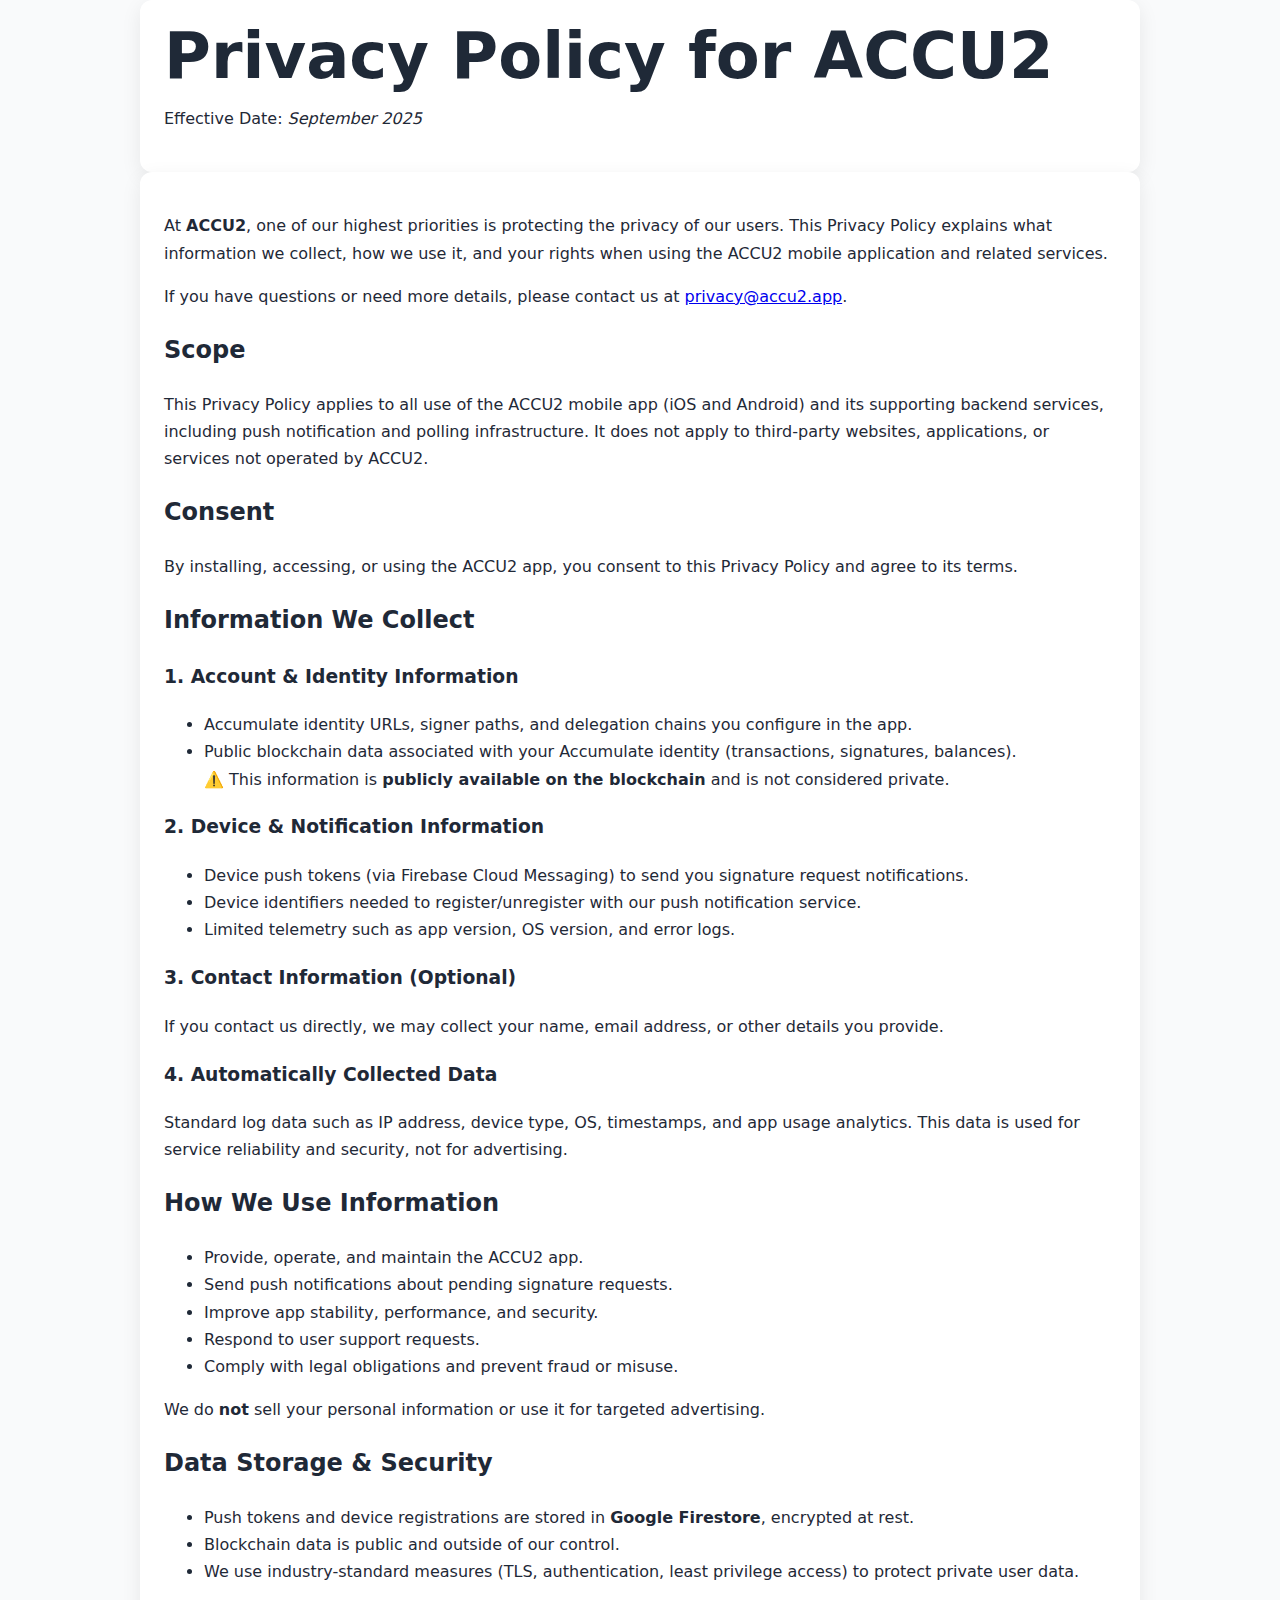
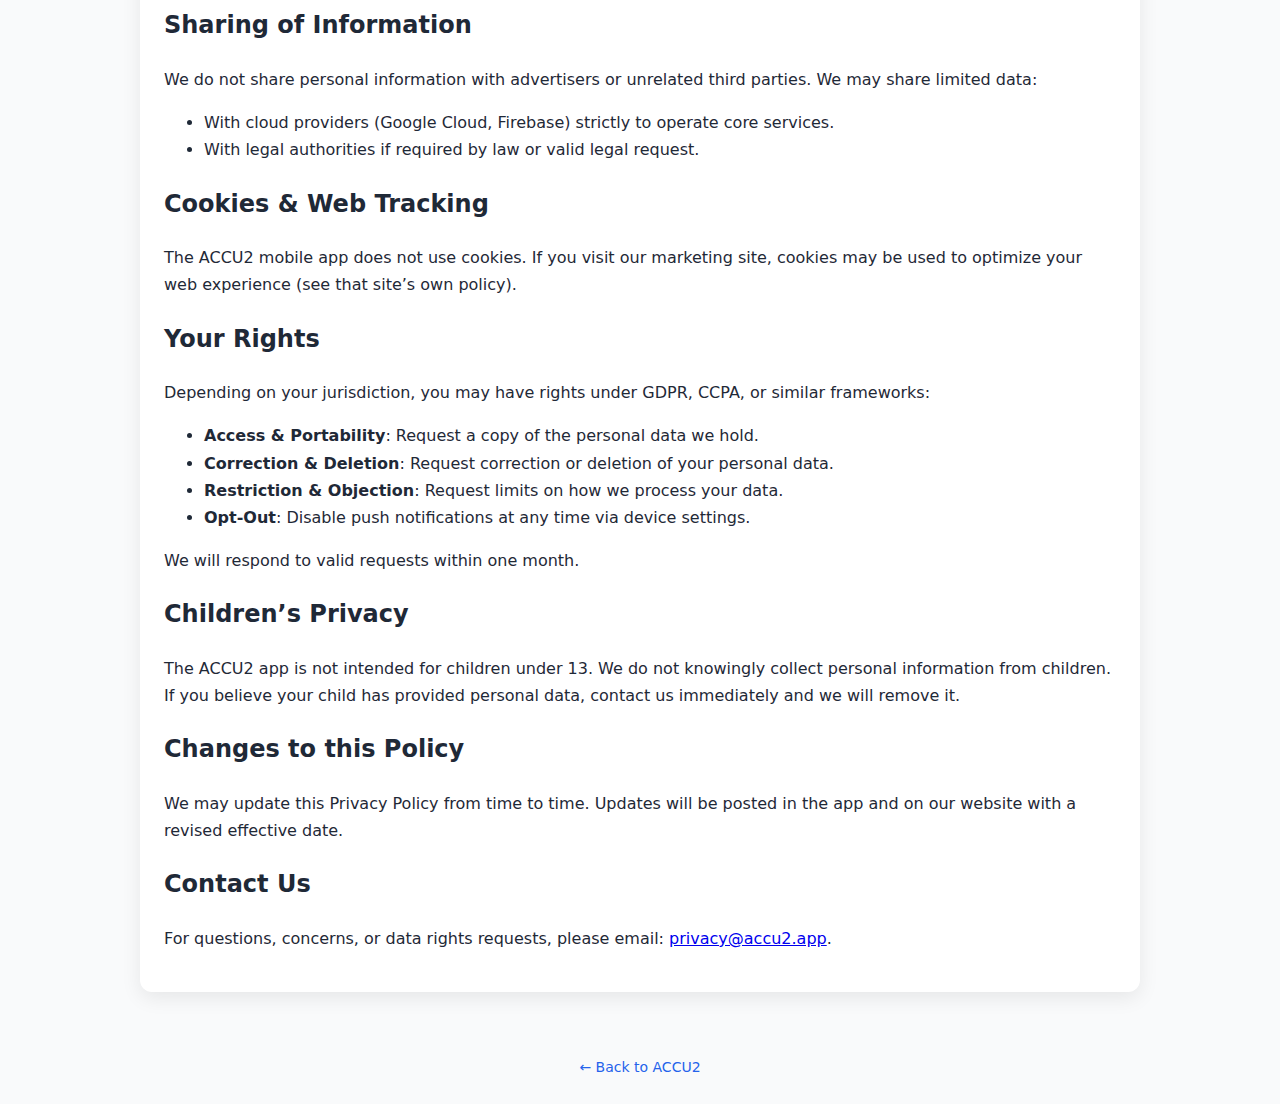
<file: accu2/privacy.html>
<!doctype html>
<html lang="en">
<head>
  <meta charset="utf-8" />
  <meta name="viewport" content="width=device-width,initial-scale=1" />
  <title>ACCU2 Privacy Policy</title>
  <link rel="stylesheet" href="styles.css" />
</head>
<body class="policy-page">
  <header class="mb-8 border-b pb-4">
    <h1 class="text-4xl font-bold mb-2">Privacy Policy for ACCU2</h1>
    <p class="text-sm text-gray-500">Effective Date: <em>September 2025</em></p>
  </header>

  <main class="prose prose-gray">
    <p>At <strong>ACCU2</strong>, one of our highest priorities is protecting the privacy of our users. This Privacy Policy explains what information we collect, how we use it, and your rights when using the ACCU2 mobile application and related services.</p>

    <p>If you have questions or need more details, please contact us at 
      <a href="mailto:privacy@accu2.app" class="text-blue-600 hover:underline">privacy@accu2.app</a>.
    </p>

    <h2>Scope</h2>
    <p>This Privacy Policy applies to all use of the ACCU2 mobile app (iOS and Android) and its supporting backend services, including push notification and polling infrastructure. It does not apply to third-party websites, applications, or services not operated by ACCU2.</p>

    <h2>Consent</h2>
    <p>By installing, accessing, or using the ACCU2 app, you consent to this Privacy Policy and agree to its terms.</p>

    <h2>Information We Collect</h2>
    <h3>1. Account & Identity Information</h3>
    <ul class="list-disc pl-6">
      <li>Accumulate identity URLs, signer paths, and delegation chains you configure in the app.</li>
      <li>Public blockchain data associated with your Accumulate identity (transactions, signatures, balances). <br>
      ⚠️ This information is <strong>publicly available on the blockchain</strong> and is not considered private.</li>
    </ul>

    <h3>2. Device & Notification Information</h3>
    <ul class="list-disc pl-6">
      <li>Device push tokens (via Firebase Cloud Messaging) to send you signature request notifications.</li>
      <li>Device identifiers needed to register/unregister with our push notification service.</li>
      <li>Limited telemetry such as app version, OS version, and error logs.</li>
    </ul>

    <h3>3. Contact Information (Optional)</h3>
    <p>If you contact us directly, we may collect your name, email address, or other details you provide.</p>

    <h3>4. Automatically Collected Data</h3>
    <p>Standard log data such as IP address, device type, OS, timestamps, and app usage analytics. This data is used for service reliability and security, not for advertising.</p>

    <h2>How We Use Information</h2>
    <ul class="list-disc pl-6">
      <li>Provide, operate, and maintain the ACCU2 app.</li>
      <li>Send push notifications about pending signature requests.</li>
      <li>Improve app stability, performance, and security.</li>
      <li>Respond to user support requests.</li>
      <li>Comply with legal obligations and prevent fraud or misuse.</li>
    </ul>
    <p>We do <strong>not</strong> sell your personal information or use it for targeted advertising.</p>

    <h2>Data Storage & Security</h2>
    <ul class="list-disc pl-6">
      <li>Push tokens and device registrations are stored in <strong>Google Firestore</strong>, encrypted at rest.</li>
      <li>Blockchain data is public and outside of our control.</li>
      <li>We use industry-standard measures (TLS, authentication, least privilege access) to protect private user data.</li>
    </ul>

    <h2>Sharing of Information</h2>
    <p>We do not share personal information with advertisers or unrelated third parties.  
    We may share limited data:</p>
    <ul class="list-disc pl-6">
      <li>With cloud providers (Google Cloud, Firebase) strictly to operate core services.</li>
      <li>With legal authorities if required by law or valid legal request.</li>
    </ul>

    <h2>Cookies & Web Tracking</h2>
    <p>The ACCU2 mobile app does not use cookies.  
    If you visit our marketing site, cookies may be used to optimize your web experience (see that site’s own policy).</p>

    <h2>Your Rights</h2>
    <p>Depending on your jurisdiction, you may have rights under GDPR, CCPA, or similar frameworks:</p>
    <ul class="list-disc pl-6">
      <li><strong>Access & Portability</strong>: Request a copy of the personal data we hold.</li>
      <li><strong>Correction & Deletion</strong>: Request correction or deletion of your personal data.</li>
      <li><strong>Restriction & Objection</strong>: Request limits on how we process your data.</li>
      <li><strong>Opt-Out</strong>: Disable push notifications at any time via device settings.</li>
    </ul>
    <p>We will respond to valid requests within one month.</p>

    <h2>Children’s Privacy</h2>
    <p>The ACCU2 app is not intended for children under 13. We do not knowingly collect personal information from children. If you believe your child has provided personal data, contact us immediately and we will remove it.</p>

    <h2>Changes to this Policy</h2>
    <p>We may update this Privacy Policy from time to time. Updates will be posted in the app and on our website with a revised effective date.</p>

    <h2>Contact Us</h2>
    <p>For questions, concerns, or data rights requests, please email:
      <a href="mailto:privacy@accu2.app" class="text-blue-600 hover:underline">privacy@accu2.app</a>.
    </p>
  </main>

  <footer class="mt-12 border-t pt-4 text-sm text-gray-500">
    <a href="/accu2/" class="hover:text-blue-600">← Back to ACCU2</a>
  </footer>
</body>
</html>
</file>
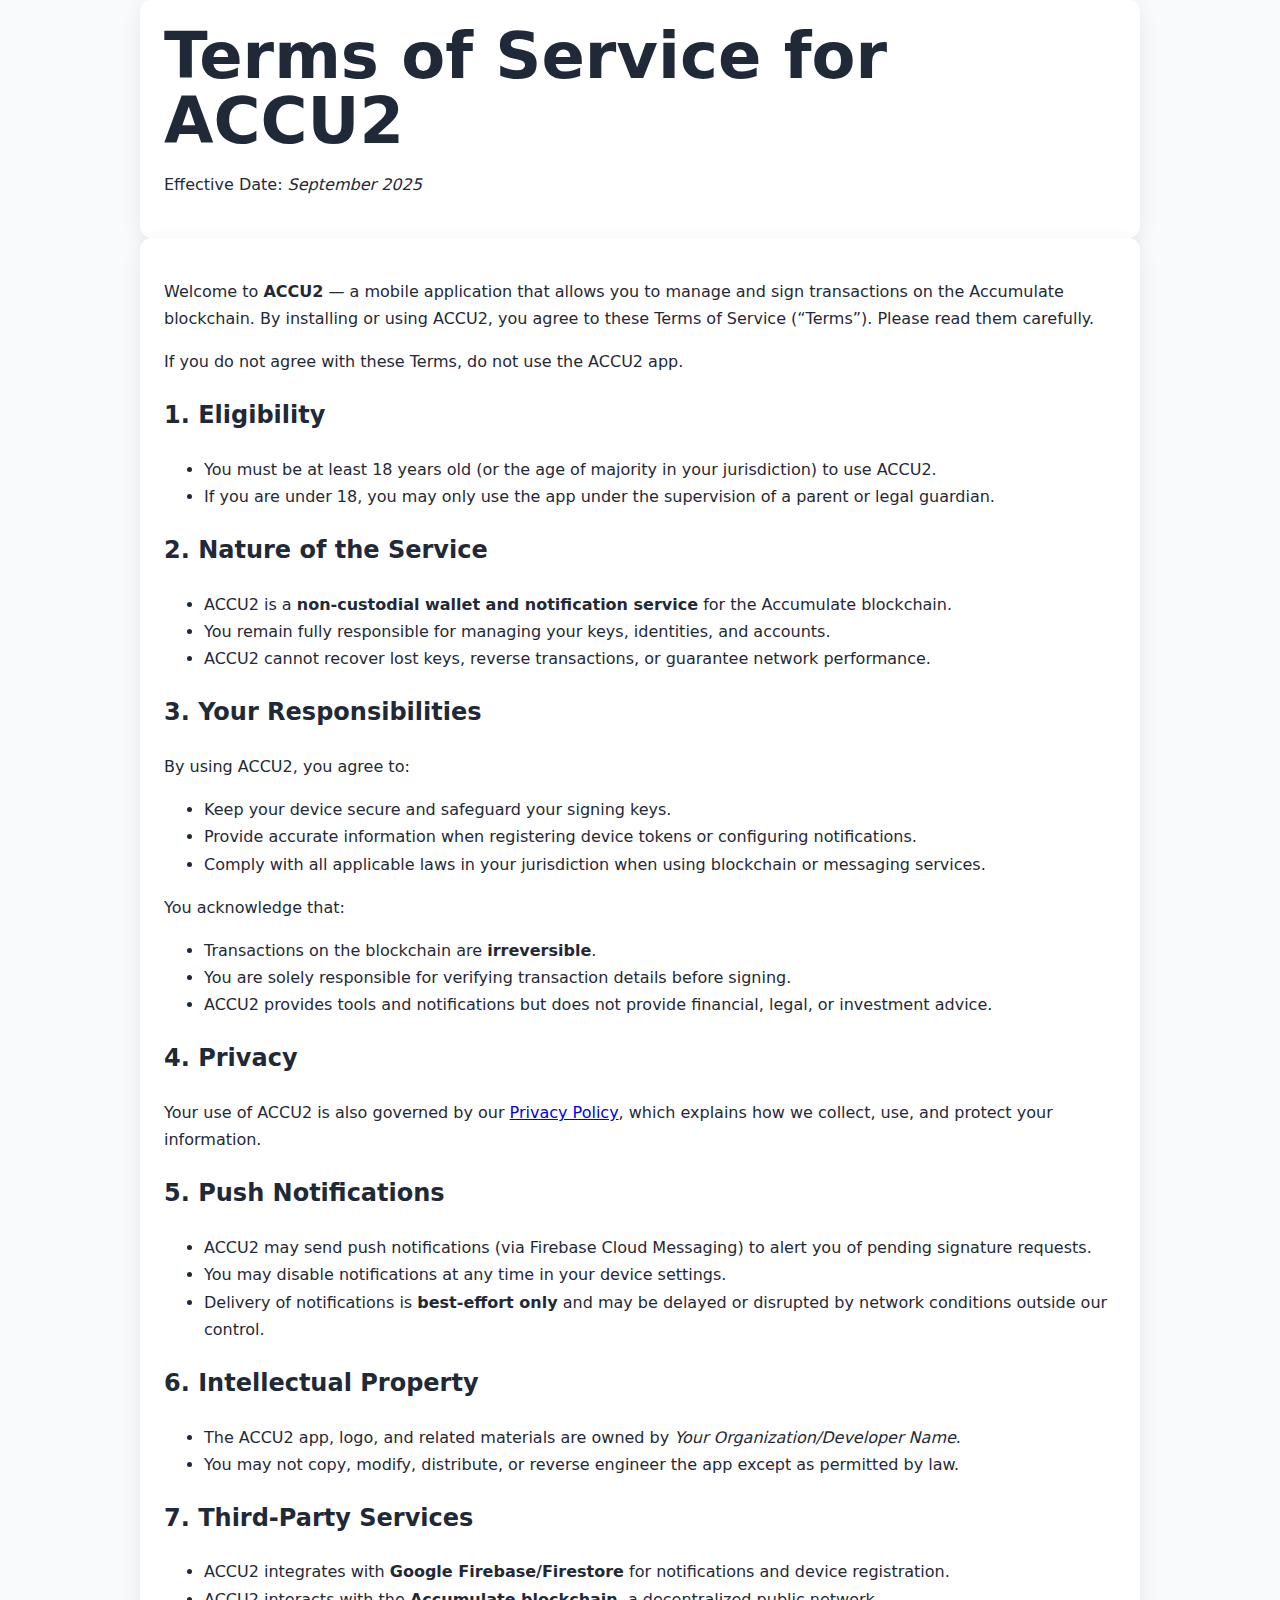
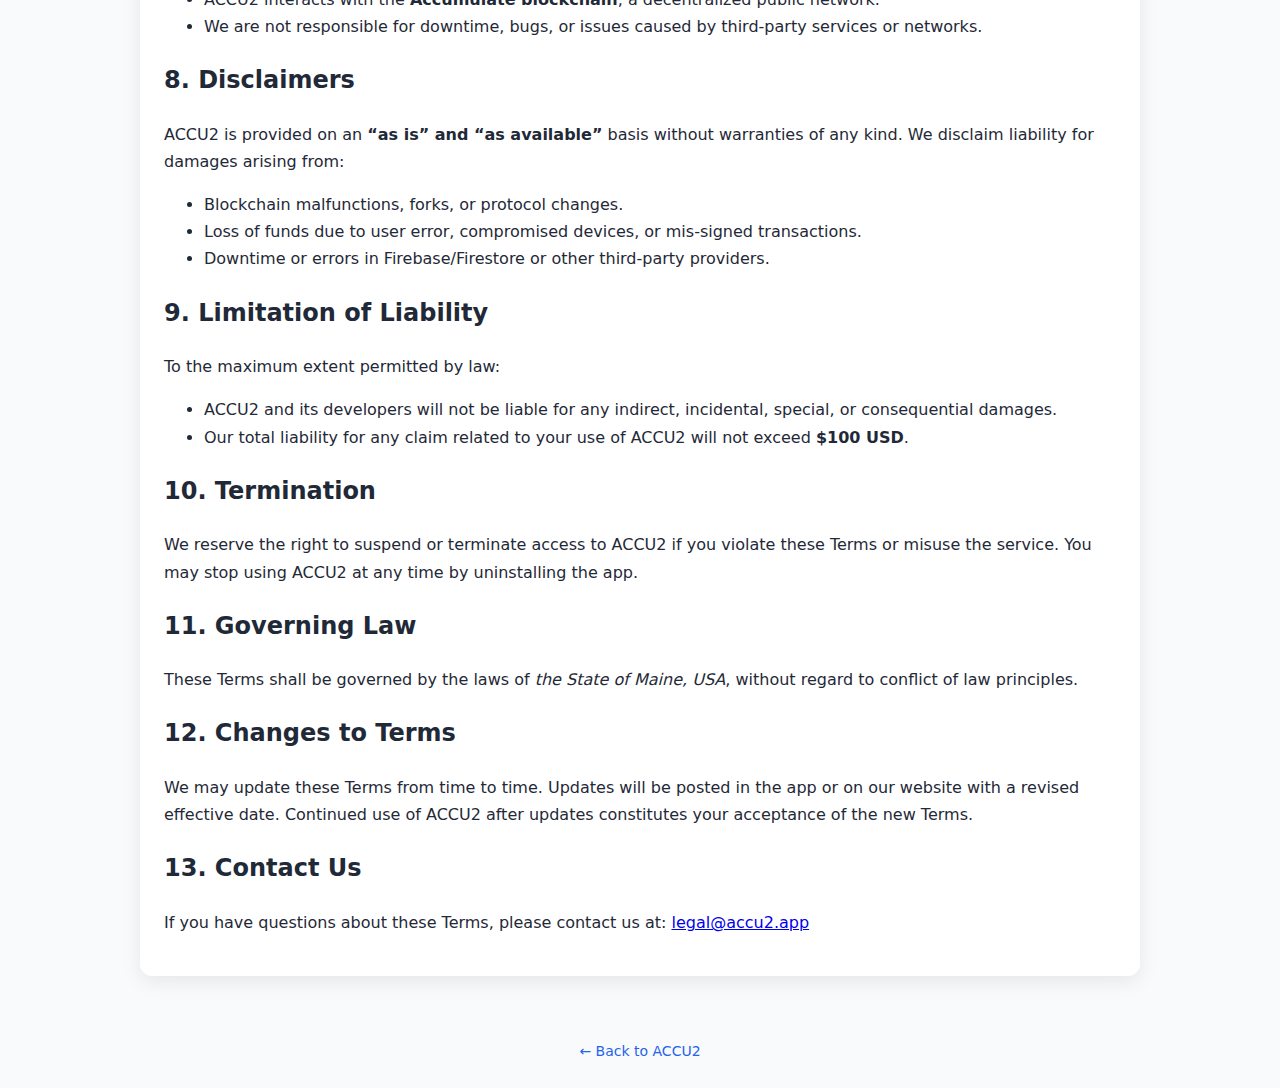
<file: accu2/terms.html>
<!doctype html>
<html lang="en">
<head>
  <meta charset="utf-8" />
  <meta name="viewport" content="width=device-width,initial-scale=1" />
  <title>ACCU2 Terms of Service</title>
  <link rel="stylesheet" href="styles.css" />
</head>
<body class="policy-page">
  <header class="mb-8 border-b pb-4">
    <h1 class="text-4xl font-bold mb-2">Terms of Service for ACCU2</h1>
    <p class="text-sm text-gray-500">Effective Date: <em>September 2025</em></p>
  </header>

  <main class="prose prose-gray">
    <p>Welcome to <strong>ACCU2</strong> — a mobile application that allows you to manage and sign transactions on the Accumulate blockchain. By installing or using ACCU2, you agree to these Terms of Service (“Terms”). Please read them carefully.</p>

    <p>If you do not agree with these Terms, do not use the ACCU2 app.</p>

    <h2>1. Eligibility</h2>
    <ul class="list-disc pl-6">
      <li>You must be at least 18 years old (or the age of majority in your jurisdiction) to use ACCU2.</li>
      <li>If you are under 18, you may only use the app under the supervision of a parent or legal guardian.</li>
    </ul>

    <h2>2. Nature of the Service</h2>
    <ul class="list-disc pl-6">
      <li>ACCU2 is a <strong>non-custodial wallet and notification service</strong> for the Accumulate blockchain.</li>
      <li>You remain fully responsible for managing your keys, identities, and accounts.</li>
      <li>ACCU2 cannot recover lost keys, reverse transactions, or guarantee network performance.</li>
    </ul>

    <h2>3. Your Responsibilities</h2>
    <p>By using ACCU2, you agree to:</p>
    <ul class="list-disc pl-6">
      <li>Keep your device secure and safeguard your signing keys.</li>
      <li>Provide accurate information when registering device tokens or configuring notifications.</li>
      <li>Comply with all applicable laws in your jurisdiction when using blockchain or messaging services.</li>
    </ul>

    <p>You acknowledge that:</p>
    <ul class="list-disc pl-6">
      <li>Transactions on the blockchain are <strong>irreversible</strong>.</li>
      <li>You are solely responsible for verifying transaction details before signing.</li>
      <li>ACCU2 provides tools and notifications but does not provide financial, legal, or investment advice.</li>
    </ul>

    <h2>4. Privacy</h2>
    <p>Your use of ACCU2 is also governed by our 
      <a href="/accu2/privacy.html" class="text-blue-600 hover:underline">Privacy Policy</a>, 
      which explains how we collect, use, and protect your information.
    </p>

    <h2>5. Push Notifications</h2>
    <ul class="list-disc pl-6">
      <li>ACCU2 may send push notifications (via Firebase Cloud Messaging) to alert you of pending signature requests.</li>
      <li>You may disable notifications at any time in your device settings.</li>
      <li>Delivery of notifications is <strong>best-effort only</strong> and may be delayed or disrupted by network conditions outside our control.</li>
    </ul>

    <h2>6. Intellectual Property</h2>
    <ul class="list-disc pl-6">
      <li>The ACCU2 app, logo, and related materials are owned by <em>Your Organization/Developer Name</em>.</li>
      <li>You may not copy, modify, distribute, or reverse engineer the app except as permitted by law.</li>
    </ul>

    <h2>7. Third-Party Services</h2>
    <ul class="list-disc pl-6">
      <li>ACCU2 integrates with <strong>Google Firebase/Firestore</strong> for notifications and device registration.</li>
      <li>ACCU2 interacts with the <strong>Accumulate blockchain</strong>, a decentralized public network.</li>
      <li>We are not responsible for downtime, bugs, or issues caused by third-party services or networks.</li>
    </ul>

    <h2>8. Disclaimers</h2>
    <p>ACCU2 is provided on an <strong>“as is” and “as available”</strong> basis without warranties of any kind.  
    We disclaim liability for damages arising from:</p>
    <ul class="list-disc pl-6">
      <li>Blockchain malfunctions, forks, or protocol changes.</li>
      <li>Loss of funds due to user error, compromised devices, or mis-signed transactions.</li>
      <li>Downtime or errors in Firebase/Firestore or other third-party providers.</li>
    </ul>

    <h2>9. Limitation of Liability</h2>
    <p>To the maximum extent permitted by law:</p>
    <ul class="list-disc pl-6">
      <li>ACCU2 and its developers will not be liable for any indirect, incidental, special, or consequential damages.</li>
      <li>Our total liability for any claim related to your use of ACCU2 will not exceed <strong>$100 USD</strong>.</li>
    </ul>

    <h2>10. Termination</h2>
    <p>We reserve the right to suspend or terminate access to ACCU2 if you violate these Terms or misuse the service.  
    You may stop using ACCU2 at any time by uninstalling the app.</p>

    <h2>11. Governing Law</h2>
    <p>These Terms shall be governed by the laws of <em>the State of Maine, USA</em>, without regard to conflict of law principles.</p>

    <h2>12. Changes to Terms</h2>
    <p>We may update these Terms from time to time. Updates will be posted in the app or on our website with a revised effective date. Continued use of ACCU2 after updates constitutes your acceptance of the new Terms.</p>

    <h2>13. Contact Us</h2>
    <p>If you have questions about these Terms, please contact us at:  
      <a href="mailto:legal@accu2.app" class="text-blue-600 hover:underline">legal@accu2.app</a>
    </p>
  </main>

  <footer class="mt-12 border-t pt-4 text-sm text-gray-500">
    <a href="/accu2/" class="hover:text-blue-600">← Back to ACCU2</a>
  </footer>
</body>
</html>
</file>
<file: accu2/styles.css>
:root{
  --bg:#0b1220;
  --bg-alt:#0e1526;
  --card:#0f172a;
  --glass:rgba(255,255,255,.06);
  --text:#e8ecf4;
  --muted:#a6b0c3;
  --brandA:#4dd0f9;
  --brandB:#6b7bff;
  --ring:rgba(109, 114, 255, .45);
  --shadow: 0 10px 30px rgba(0,0,0,.25);
  --radius:14px;
}

*{box-sizing:border-box}
html,body{height:100%}
body{
  margin:0;
  font-family: Inter, system-ui, -apple-system, Segoe UI, Roboto, Helvetica, Arial, "Apple Color Emoji","Segoe UI Emoji";
  color:var(--text);
  background:linear-gradient(180deg,var(--bg) 0%, #0a1020 100%);
  overflow-x:hidden;
}

/* NAV */
.nav{
  position:sticky; top:0; z-index:20;
  display:flex; align-items:center; gap:16px;
  padding:14px 18px; backdrop-filter:saturate(120%) blur(10px);
  background:linear-gradient(180deg, rgba(10,16,32,.8), rgba(10,16,32,.55));
  border-bottom:1px solid rgba(255,255,255,.06);
}
.brand{display:flex; align-items:center; gap:10px; color:var(--text); text-decoration:none; font-weight:700; letter-spacing:.2px}
.nav-links{display:none; gap:18px; margin-left:auto; margin-right:8px}
.nav-links a{color:var(--muted); text-decoration:none}
.nav-cta{margin-left:auto; display:flex; align-items:center; gap:8px}
.btn{
  --bg-btn: linear-gradient(90deg, var(--brandA), var(--brandB));
  padding:10px 16px; border-radius:999px; border:0;
  background:var(--bg-btn); color:#0b1020; font-weight:700; text-decoration:none;
  box-shadow: 0 4px 18px rgba(107,123,255,.35);
  transition: transform .15s ease, box-shadow .2s ease, opacity .2s;
  cursor:pointer; display:inline-block;
}
.btn:hover{transform: translateY(-1px)}
.btn:active{transform: translateY(0)}
.btn.outline{
  background:transparent; border:1px solid rgba(255,255,255,.15); color:var(--text);
  box-shadow:none;
}
.btn.ghost{background:transparent; box-shadow:none; border:1px solid rgba(255,255,255,.12); color:var(--text)}
.btn.full{width:100%}

@media (min-width: 960px){
  .nav-links{display:flex}
}

/* BACKGROUND BLOBS */
.bg{position:fixed; inset:0; z-index:-1; overflow:hidden;}
.blob{
  position:absolute; filter: blur(60px); opacity:.55; mix-blend-mode: screen;
  background: radial-gradient(closest-side, var(--brandB), transparent 70%);
  width:40vmax; height:40vmax; border-radius:50%;
  animation: float 24s ease-in-out infinite;
}
.b1{top:-10vmax; left:-10vmax; background: radial-gradient(closest-side, var(--brandA), transparent 70%); animation-delay: -2s}
.b2{bottom:-14vmax; right:-6vmax; animation-duration: 30s; opacity:.45}
.b3{top:20vh; right:40vw; width:25vmax; height:25vmax; animation-duration: 36s; opacity:.35}
@keyframes float{
  0%,100%{transform: translate3d(0,0,0) scale(1)}
  50%{transform: translate3d(2vw,-1vh,0) scale(1.07)}
}

/* subtle grid */
.grid{
  position:absolute; inset:-100vh -100vw; 
  background-image: radial-gradient(rgba(255,255,255,.04) 1px, transparent 1px);
  background-size: 32px 32px; mask-image: radial-gradient(60% 60% at 50% 40%, #000 50%, transparent 100%);
}

/* HERO */
.hero{
  display:grid; grid-template-columns: 1fr; align-items:center; gap:36px;
  padding: clamp(32px, 5vw, 56px) 18px 12px 18px;
  max-width:1200px; margin: 0 auto;
}
.hero__content{max-width:640px}
h1{font-size: clamp(32px, 6vw, 64px); line-height:1.02; margin:0 0 14px}
.lead{font-size: clamp(16px, 2.2vw, 19px); color:var(--muted); margin: 6px 0 20px}
.gradient-text{background: linear-gradient(90deg, var(--brandA), var(--brandB)); -webkit-background-clip:text; background-clip:text; color:transparent}
.hero__cta{display:flex; gap:12px; flex-wrap:wrap}
.hero__badges{display:flex; gap:12px; align-items:center; margin-top:10px}
.hero__badges img{height:44px; opacity:.95; filter: drop-shadow(0 2px 12px rgba(0,0,0,.25))}
.device{
  justify-self:center;
  width:min(360px, 90vw); height:700px; border-radius:30px; padding:14px;
  background: linear-gradient(180deg, #121a31, #0f1528);
  border:1px solid rgba(255,255,255,.08); box-shadow: var(--shadow);
  position:relative; overflow:hidden;
}
.device__notch{
  position:absolute; top:10px; left:50%; transform:translateX(-50%);
  width:140px; height:28px; background:#0a1020; border-radius:0 0 16px 16px; border:1px solid rgba(255,255,255,.06);
}
.device__screen{
  position:absolute; inset: 48px 12px 12px 12px; border-radius:24px;
  background: radial-gradient(120% 100% at 0% 0%, rgba(107,123,255,.22) 0%, transparent 60%),
              radial-gradient(120% 100% at 100% 0%, rgba(77,208,249,.18) 0%, transparent 60%),
              linear-gradient(180deg, #0b1020, #0d1426 70%);
  border:1px solid rgba(255,255,255,.06); padding:16px; display:flex; flex-direction:column; gap:12px;
}
.tag{align-self:flex-start; padding:6px 10px; border-radius:999px; background:rgba(255,255,255,.06); border:1px solid rgba(255,255,255,.08); font-weight:600}
.card{
  background: rgba(255,255,255,.04);
  border:1px solid rgba(255,255,255,.08);
  padding:12px 14px; border-radius:12px; box-shadow: 0 6px 20px rgba(0,0,0,.18);
  display:grid; grid-template-columns: 84px 1fr; gap:10px; align-items:center;
}
.card.glass{background: var(--glass); backdrop-filter: blur(6px)}
.k{color:var(--muted); font-weight:600}
.v{font-weight:700}
.mono{font-family: ui-monospace, SFMono-Regular, Menlo, Monaco, Consolas, "Liberation Mono", monospace; font-size:.92em}

/* SECTIONS */
.section{max-width:1200px; margin: 0 auto; padding: clamp(36px, 7vw, 72px) 18px}
.section__header h2{font-size: clamp(26px, 4.2vw, 40px); margin:0 0 6px}
.section__header p{color:var(--muted); margin:0}

.features{
  display:grid; gap:14px; margin-top:22px;
  grid-template-columns: repeat(auto-fit, minmax(240px, 1fr));
}
.feature{
  background: rgba(255,255,255,.04); border:1px solid rgba(255,255,255,.08); border-radius:14px;
  padding:18px; box-shadow: var(--shadow);
}
.feature .ico{font-size:22px; width:44px; height:44px; display:grid; place-items:center;
  border-radius:10px; background: linear-gradient(90deg, var(--brandA), var(--brandB)); color:#0a1020; font-weight:800; margin-bottom:10px}

.steps{display:grid; gap:16px; counter-reset: steps; list-style:none; padding:0; margin: 20px 0 0}
.steps li{background: rgba(255,255,255,.04); border:1px solid rgba(255,255,255,.08); border-radius:14px; padding:18px}
.steps__num{
  display:inline-grid; place-items:center; width:34px; height:34px; border-radius:999px;
  background: linear-gradient(90deg, var(--brandA), var(--brandB)); color:#0a1020; font-weight:800; margin-right:8px
}

.section--alt{
  background: linear-gradient(180deg, rgba(12,18,36,.6), rgba(10,16,32,.9));
  border-block: 1px solid rgba(255,255,255,.06);
}

.security-grid{
  margin-top:18px;
  display:grid; gap:14px;
  grid-template-columns: repeat(auto-fit, minmax(260px, 1fr));
}
.security-card{
  background: rgba(255,255,255,.04); border:1px solid rgba(255,255,255,.08); border-radius:14px; padding:18px
}

/* FAQ */
.faq{
  background: rgba(255,255,255,.04); border:1px solid rgba(255,255,255,.08); border-radius:14px; padding:14px 16px; margin-bottom:10px
}
.faq summary{cursor:pointer; font-weight:700}
.faq p{color:var(--muted)}

/* CTA */
.section--cta{padding-top: 0}
.cta-card{
  margin: 10px auto 0; max-width: 920px; text-align:center; padding: 28px;
  background: linear-gradient(140deg, rgba(77,208,249,.15), rgba(107,123,255,.15));
  border: 1px solid rgba(255,255,255,.12); border-radius: 18px; box-shadow: var(--shadow);
}
.cta-card .hero__badges{justify-content:center}

/* FOOTER */
.footer{
  display:flex; gap:18px; justify-content:space-between; align-items:center;
  max-width:1200px; margin: 0 auto; padding:30px 18px 60px;
  color:var(--muted)
}
.footer a{color:var(--muted); text-decoration:none}

/* SCROLL REVEAL */
.reveal{opacity:0; transform: translateY(12px); transition: opacity .6s ease, transform .6s ease}
.reveal.visible{opacity:1; transform:none}

/* DARK MODE TOGGLE (light theme) */
:root[data-theme="light"]{
  --bg:#f7f9fc; --bg-alt:#ffffff; --card:#ffffff; --glass:rgba(255,255,255,.75);
  --text:#0b1220; --muted:#4b5568;
  --shadow: 0 10px 30px rgba(0,0,0,.08);
}
:root[data-theme="light"] body{background: linear-gradient(180deg, #f7f9fc, #eef2f9)}
:root[data-theme="light"] .device{background: linear-gradient(180deg, #f8faff, #eef2f9); border-color: rgba(0,0,0,.07)}
:root[data-theme="light"] .device__screen{background: linear-gradient(180deg, #ffffff, #eef2f9)}
:root[data-theme="light"] .grid{background-image: radial-gradient(rgba(0,0,0,.05) 1px, transparent 1px)}


/* ========== POLICY PAGE OVERRIDES ========== */
:root[data-theme="light"] .section--alt {
  background: linear-gradient(180deg, #ffffff, #f7f9fc);
  border-block: 1px solid rgba(0,0,0,.05);
}

:root[data-theme="light"] .security-card {
  background: #ffffff;
  border: 1px solid rgba(0,0,0,.08);
  box-shadow: 0 4px 12px rgba(0,0,0,.05);
}

body.policy-page {
  background: #f9fafb;        /* clean light background */
  color: #1f2937;             /* dark gray text */
  font-size: 16px;
  line-height: 1.7;
}

/* hide blobs + grid background */
body.policy-page .bg {
  display: none;
}

/* center the content */
body.policy-page main,
body.policy-page header,
body.policy-page footer {
  max-width: 1000px;
  margin: 0 auto;
  padding: 24px;
  background: #ffffff;
  border-radius: 12px;
  box-shadow: 0 6px 20px rgba(0, 0, 0, 0.08);
}

/* tighten footer look */
body.policy-page footer {
  margin-top: 40px;
  font-size: 14px;
  text-align: center;
  background: none;
  box-shadow: none;
}
body.policy-page footer a {
  color: #2563eb;
  text-decoration: none;
}
body.policy-page footer a:hover {
  text-decoration: underline;
}

/* ========================== */

/* APP GALLERY */
.gallery-row {
  display: flex;
  justify-content: center;
  gap: 24px;
  max-width: 100%;
  padding: 24px;
  flex-wrap: wrap; /* allows wrapping on smaller screens */
}

.gallery-row img {
  height: 600px;
  border-radius: 20px;
  box-shadow: 0 8px 24px rgba(0,0,0,0.25);
  flex: 1 1 auto;
  max-width: 100%;
  object-fit: contain;
}

/* On tablets: scale down */
@media (max-width: 1024px) {
  .gallery-row img {
    height: 480px;
  }
}

/* On mobile: stack as column */
@media (max-width: 768px) {
  .gallery-row {
    flex-direction: column;
    align-items: center;
  }
  .gallery-row img {
    height: auto;       /* let it shrink naturally */
    max-width: 90%;     /* scale to screen width */
  }
}
</file>
